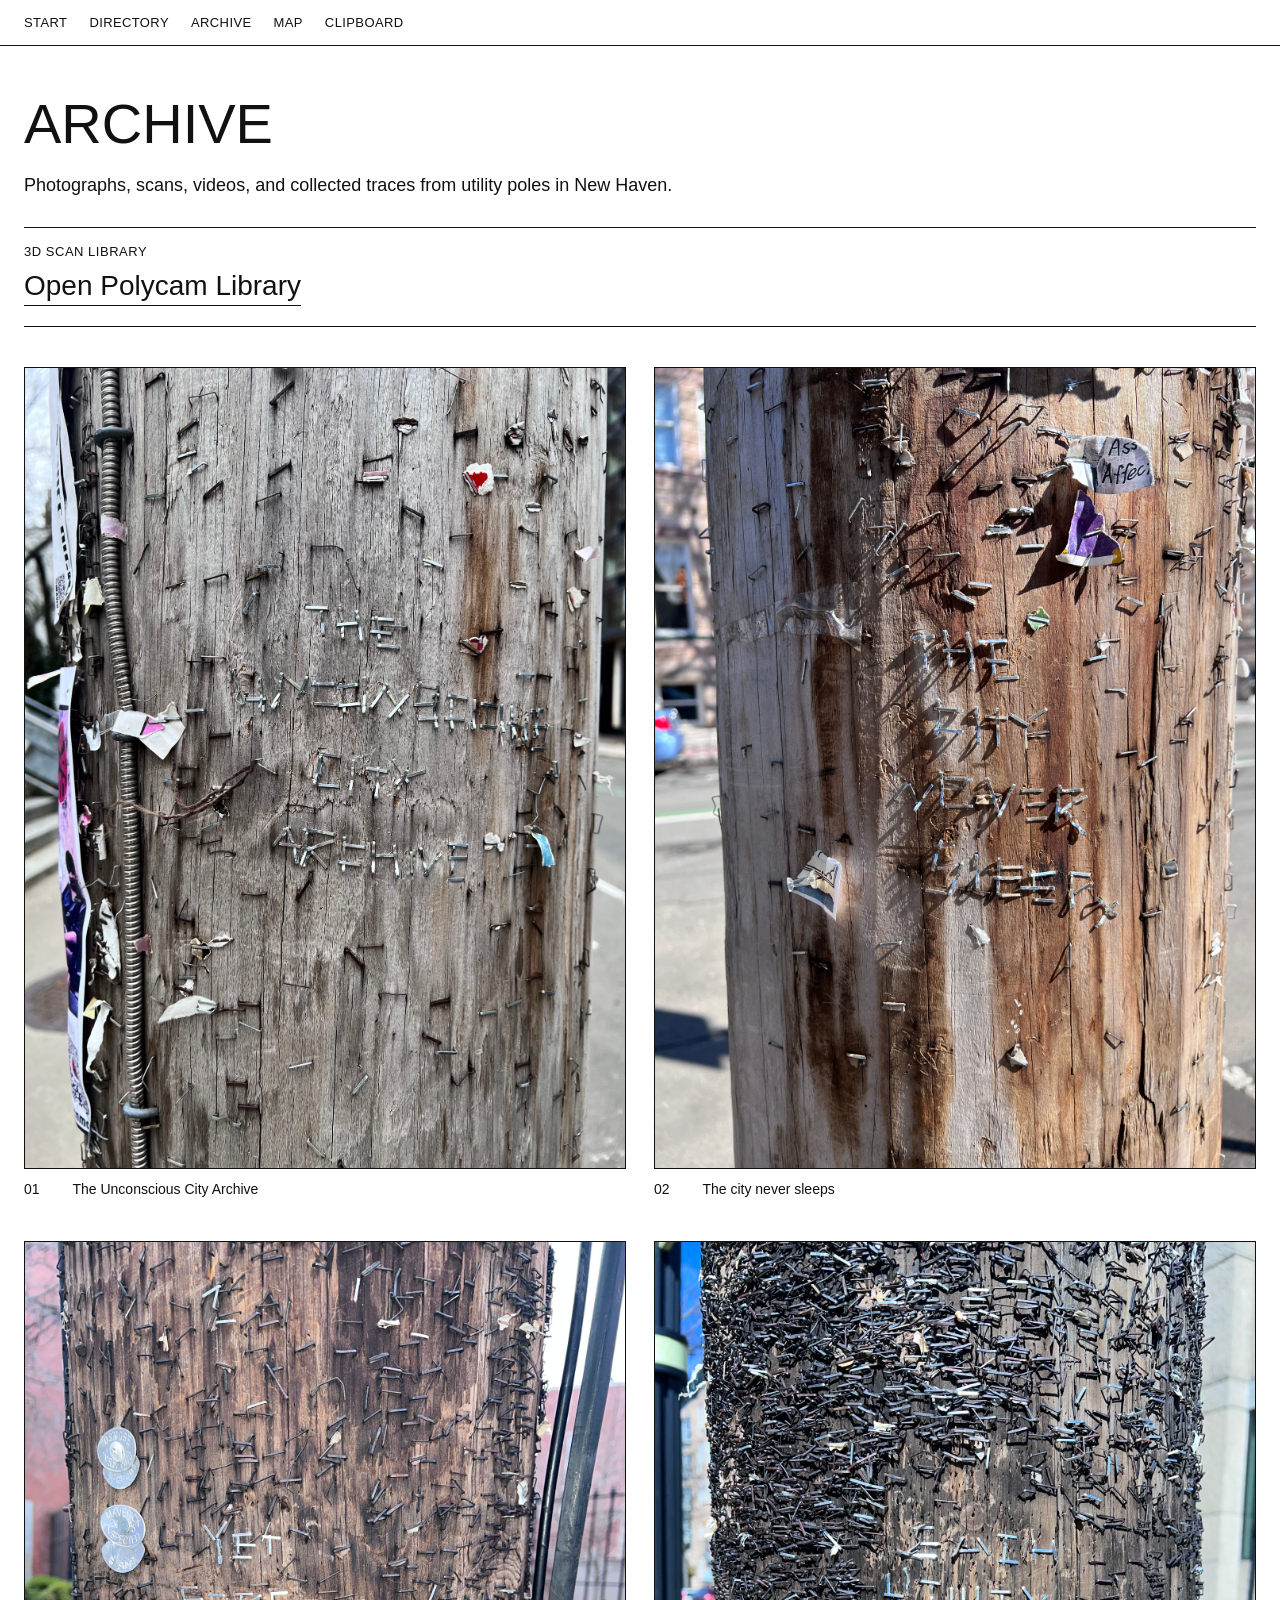
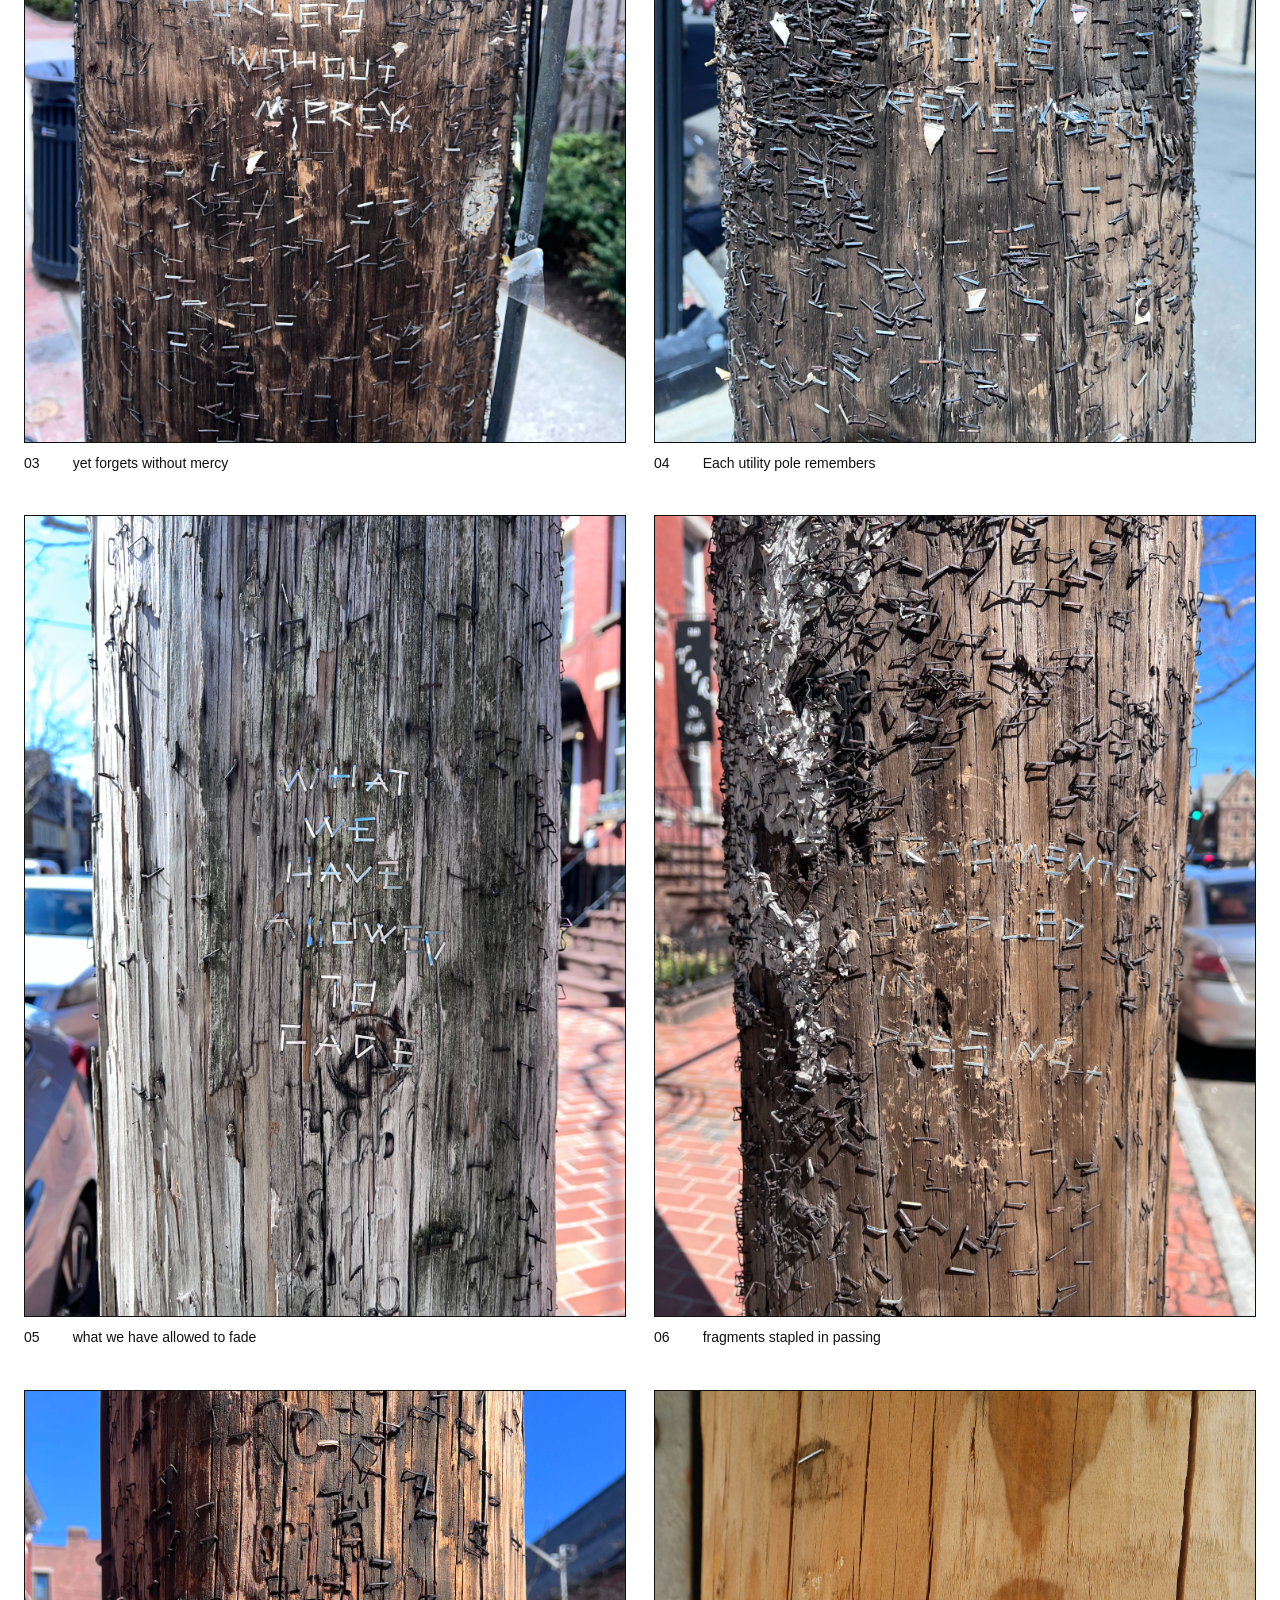
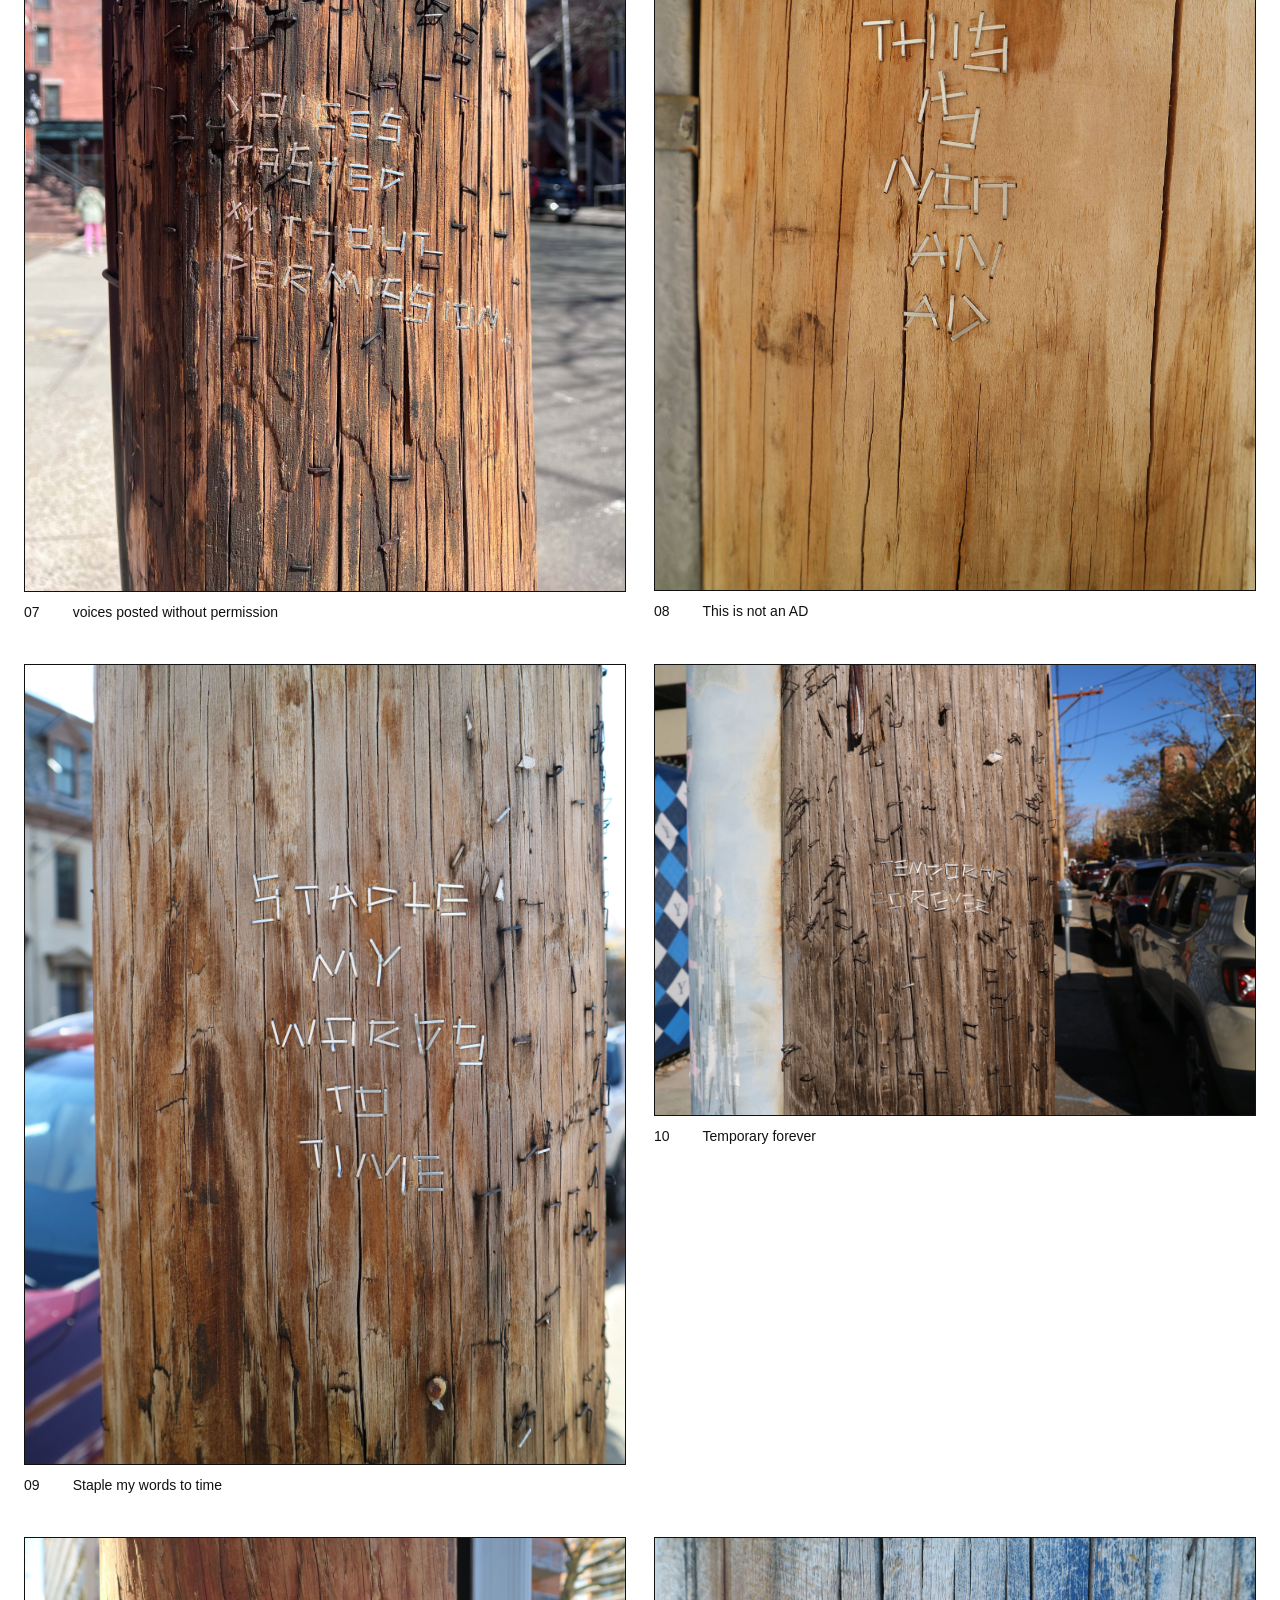
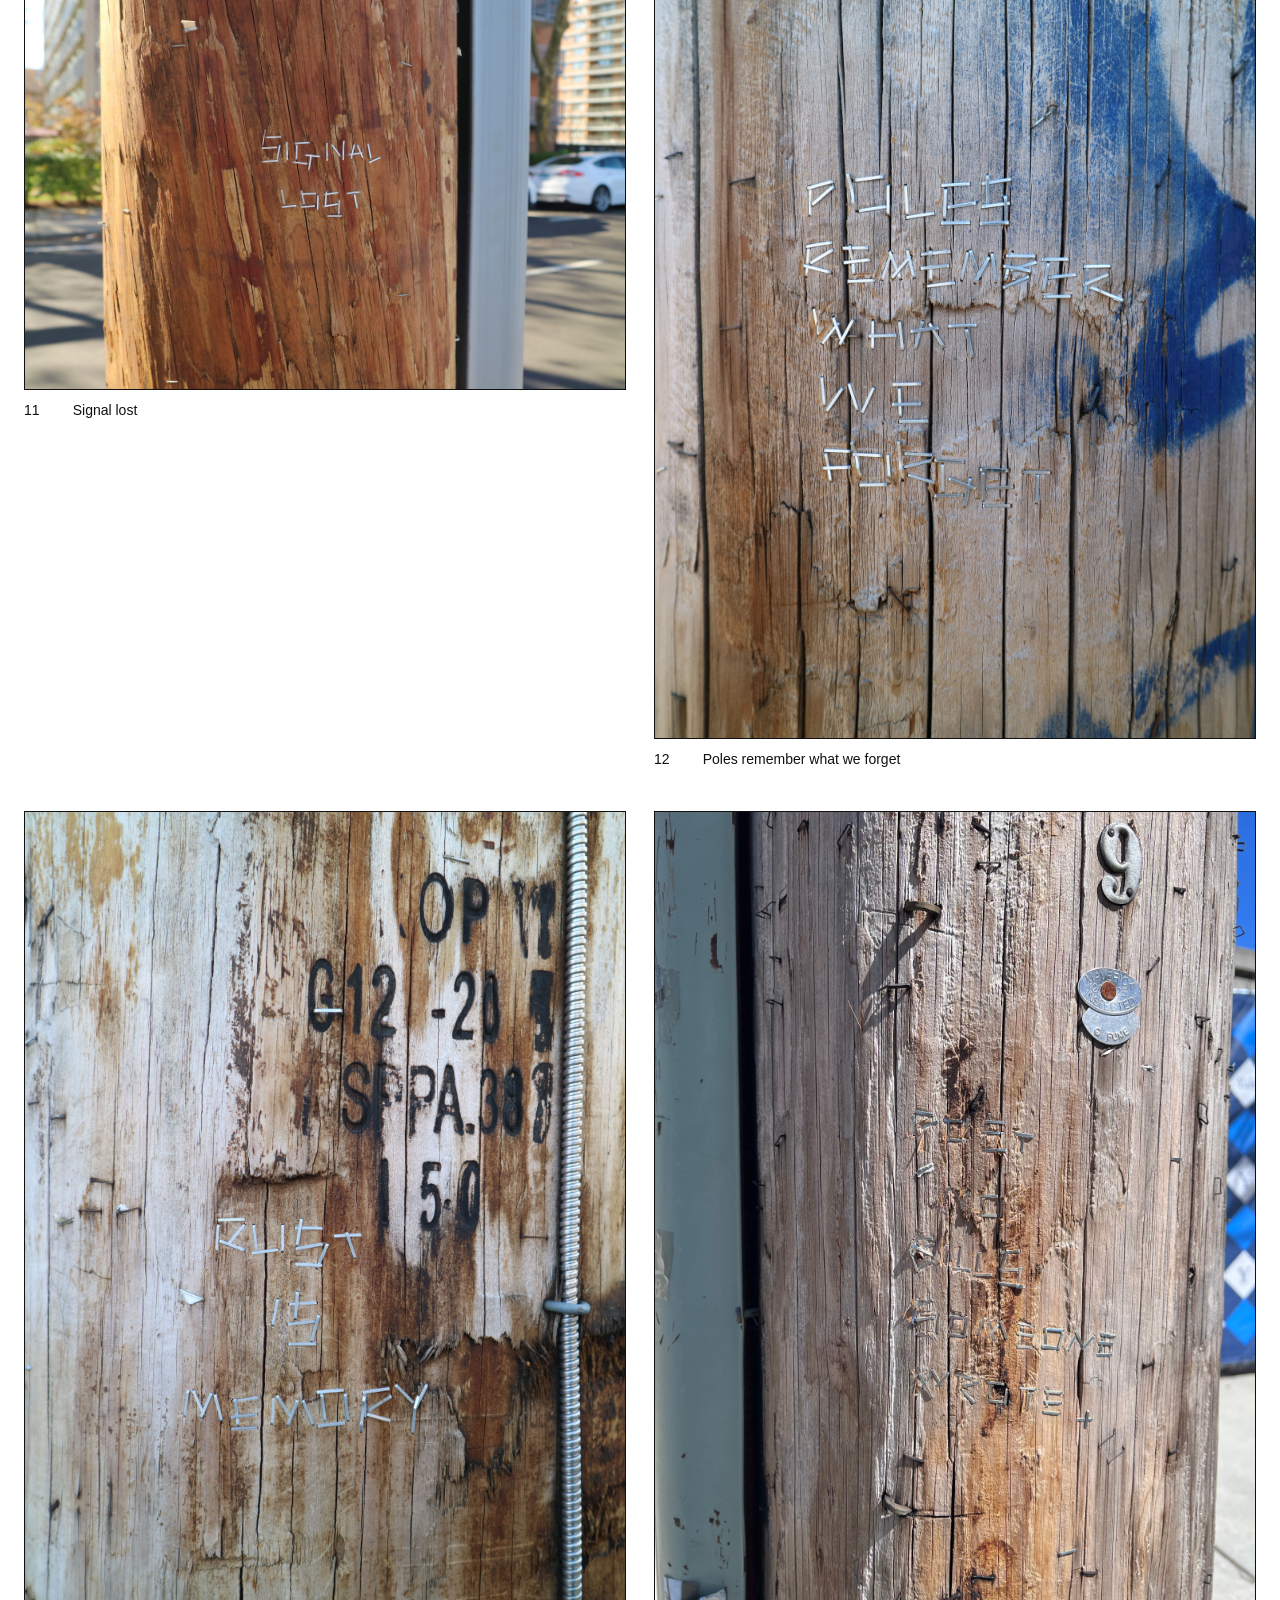
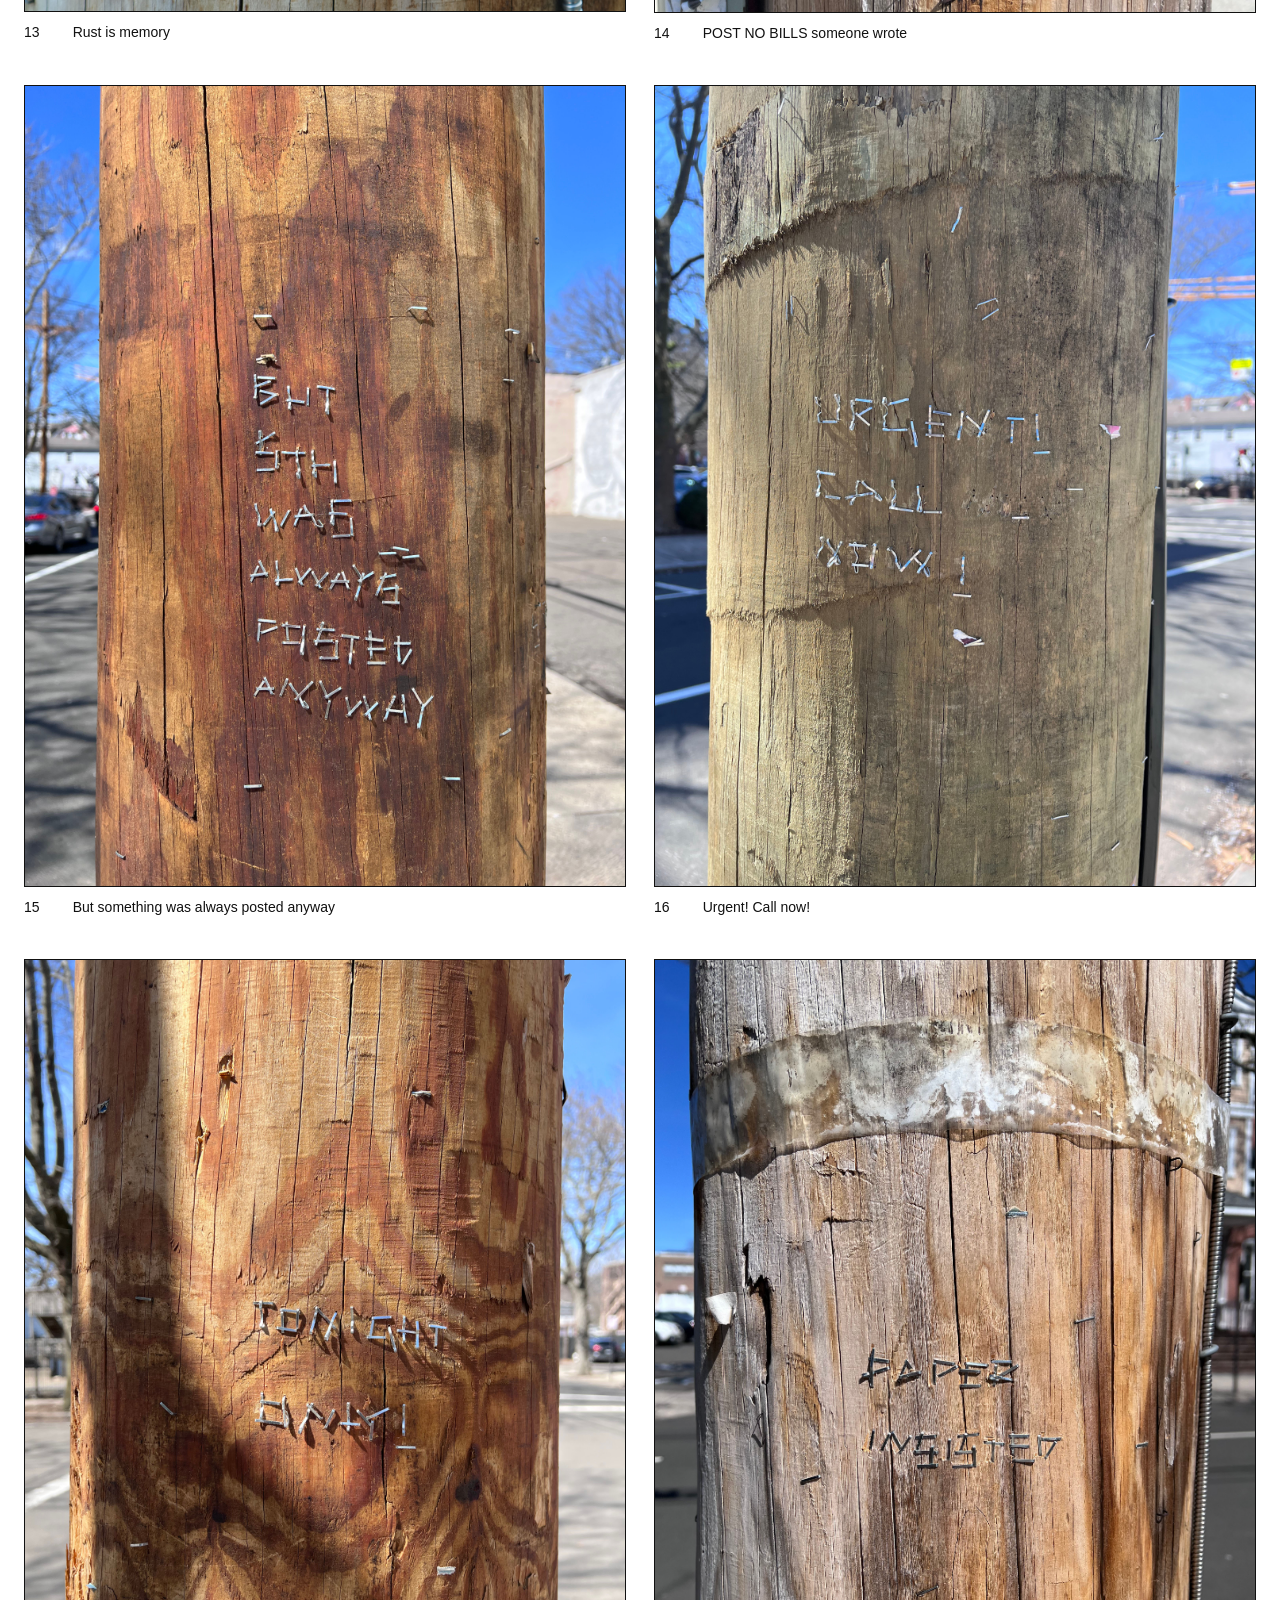
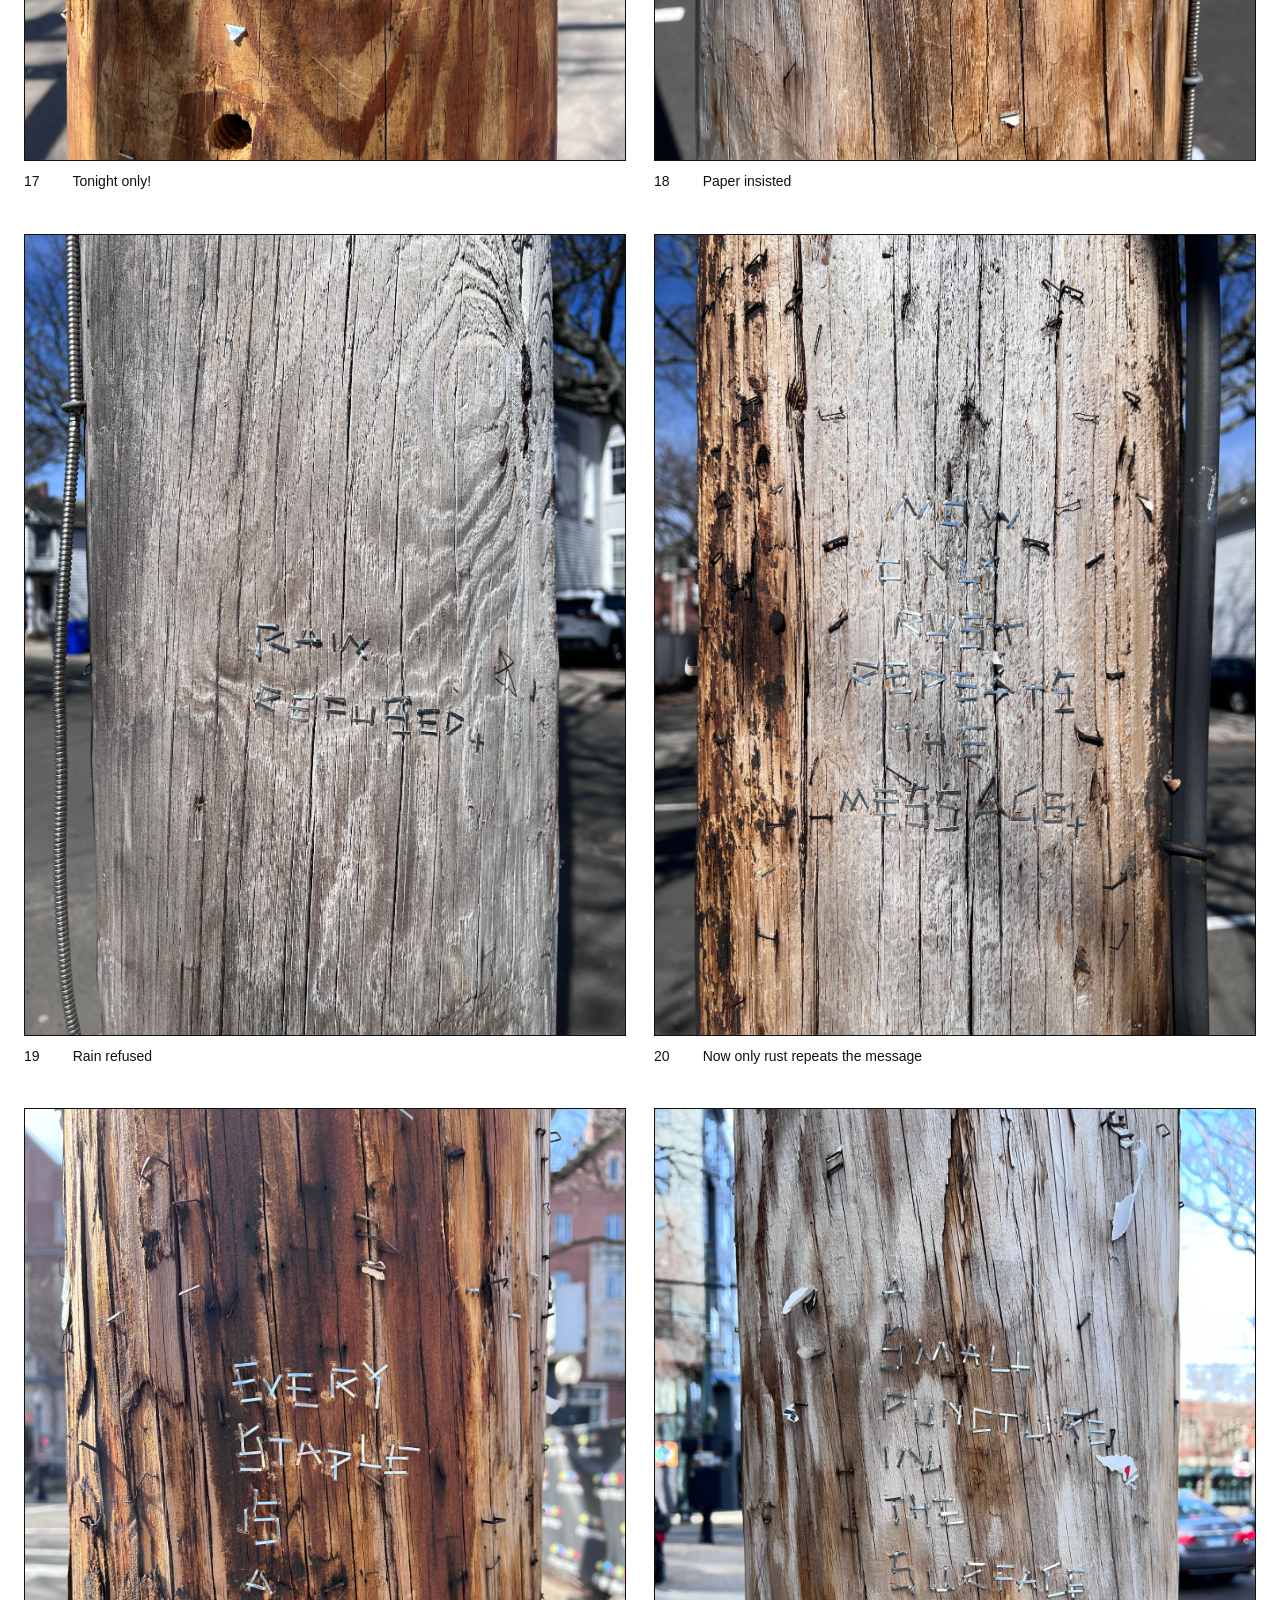
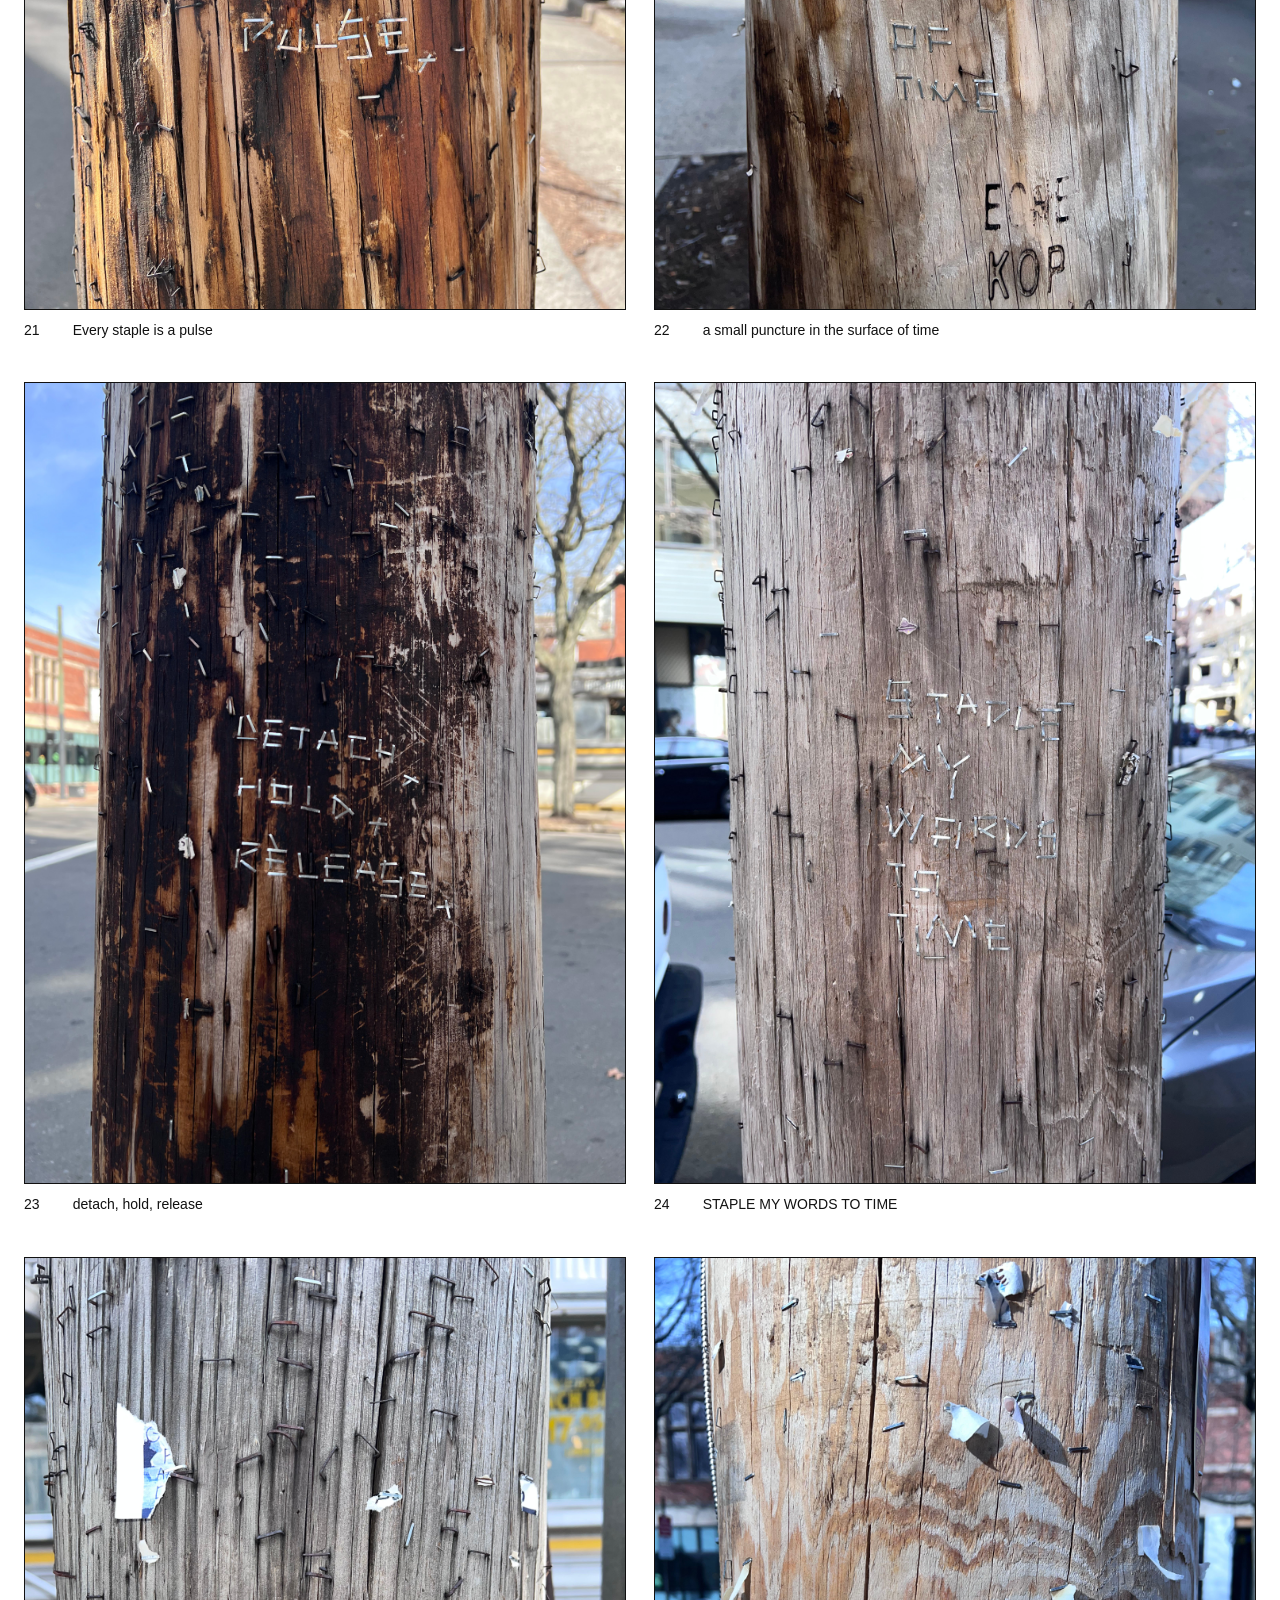
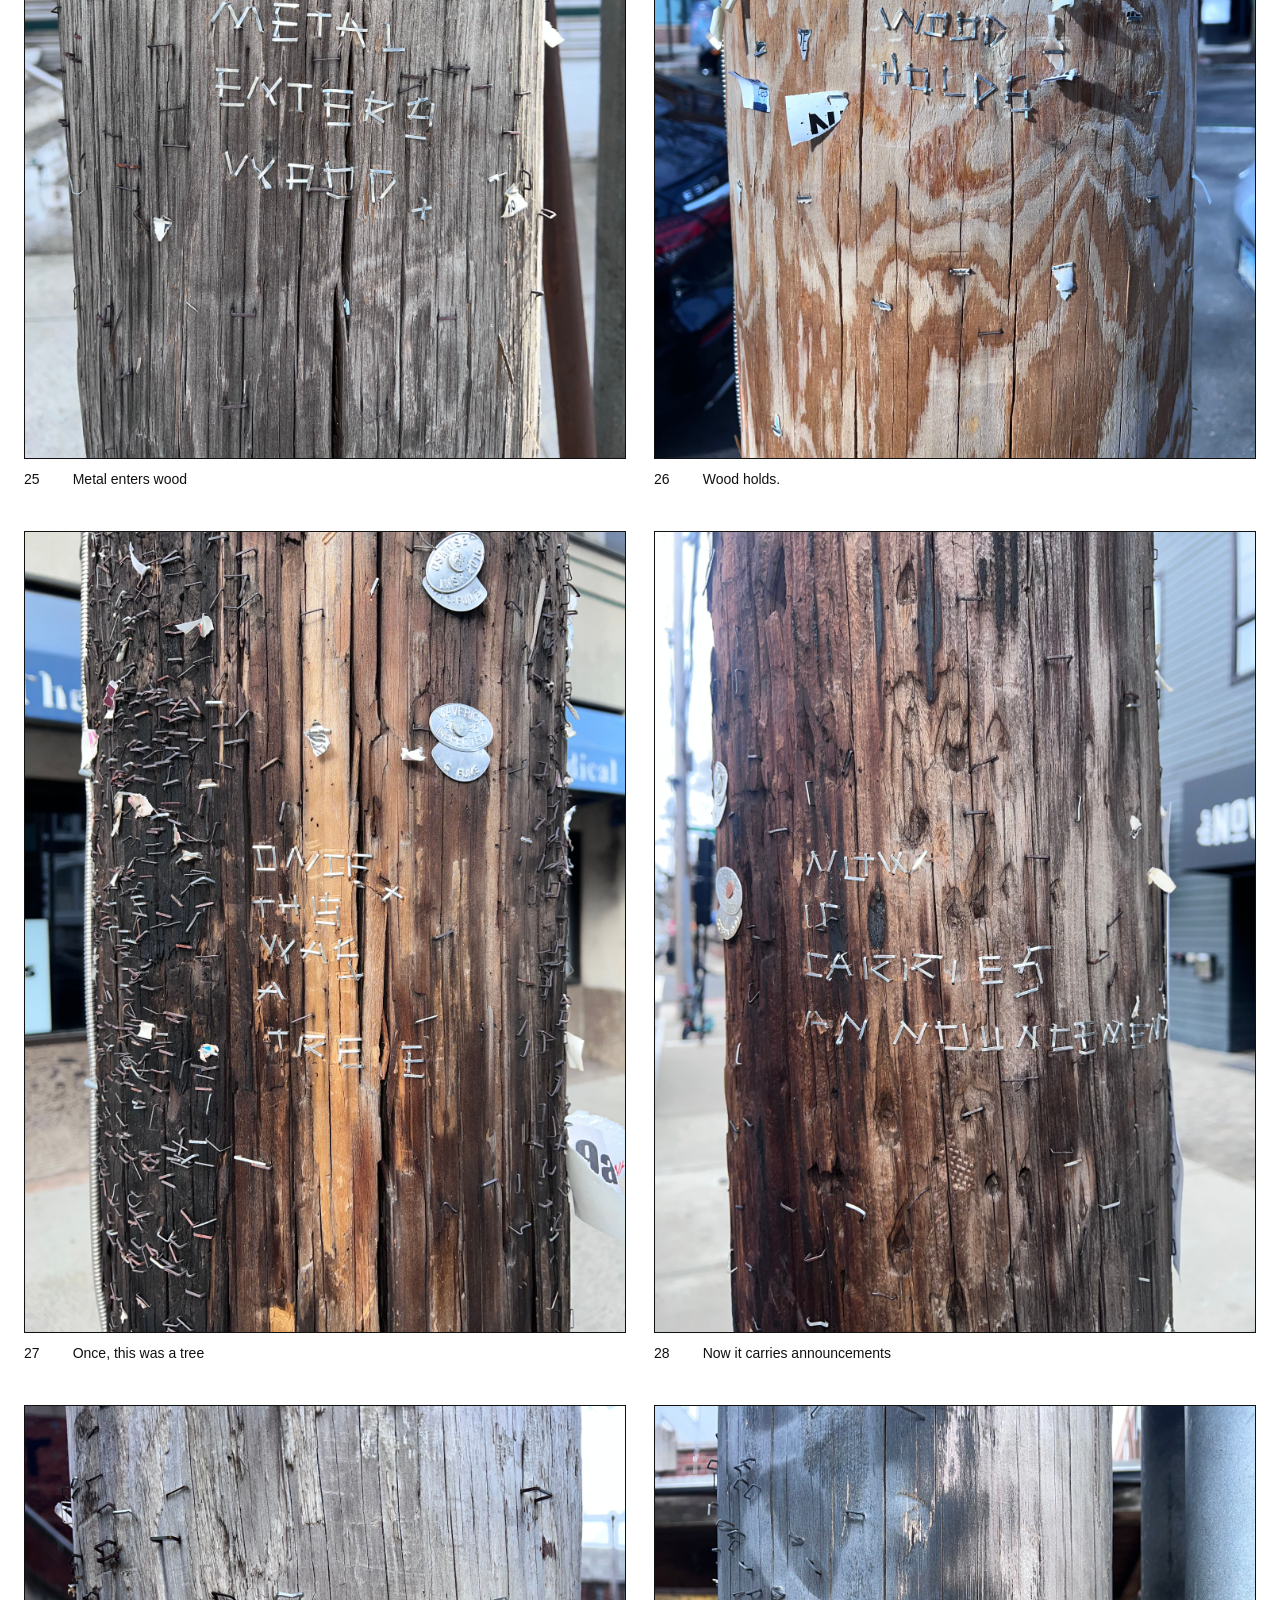
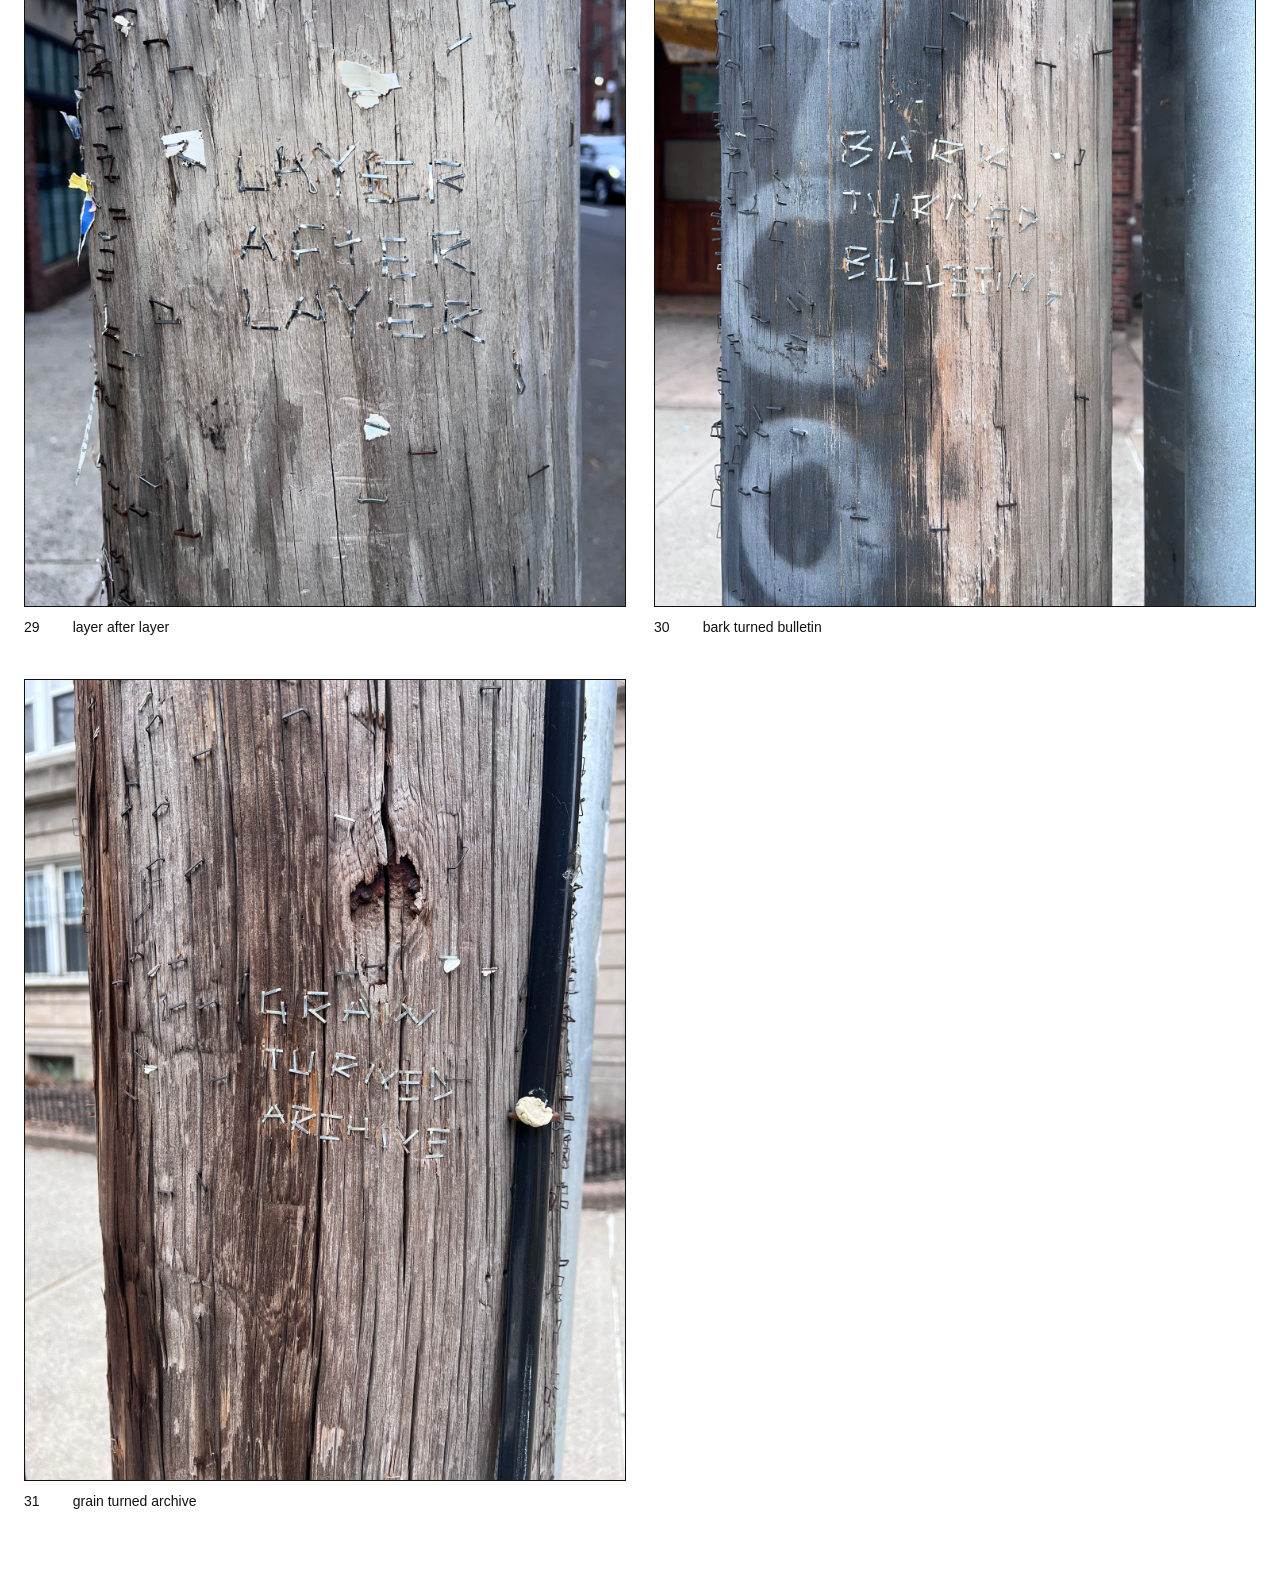
<file: archive.html>
<!DOCTYPE html>
<html lang="en">
<head>
  <meta charset="UTF-8" />
  <meta name="viewport" content="width=device-width, initial-scale=1.0" />
  <title>ARCHIVE — Staple Web</title>
  <link rel="stylesheet" href="style.css" />
  <style>
    .archive-page {
      padding: 96px 24px 48px;
    }

    .archive-title {
      font-size: 56px;
      line-height: 1;
      margin: 0 0 20px 0;
      font-weight: 400;
    }

    .archive-intro {
      max-width: 980px;
      font-size: 18px;
      line-height: 1.5;
      margin: 0 0 28px 0;
    }

    .archive-link-block {
      margin: 0 0 40px 0;
      padding: 16px 0 20px 0;
      border-top: 1px solid #111;
      border-bottom: 1px solid #111;
    }

    .archive-link-label {
      margin: 0 0 10px 0;
      font-size: 13px;
      text-transform: uppercase;
      letter-spacing: 0.04em;
    }

    .archive-link {
      display: inline-block;
      font-size: 28px;
      line-height: 1.2;
      text-decoration: none;
      border-bottom: 1px solid #111;
      padding-bottom: 2px;
    }

    .archive-link:hover {
      opacity: 0.6;
    }

    .archive-grid {
      display: grid;
      grid-template-columns: repeat(2, 1fr);
      gap: 28px 28px;
    }

    .archive-item {
      display: block;
    }

    .archive-item img {
      width: 100%;
      height: auto;
      display: block;
      border: 1px solid #111;
    }

    .archive-caption {
      font-size: 14px;
      line-height: 1.45;
      margin-top: 10px;
    }

    .archive-number {
      display: inline-block;
      min-width: 3.2em;
    }

    @media (max-width: 900px) {
      .archive-page {
        padding: 84px 16px 36px;
      }

      .archive-title {
        font-size: 36px;
      }

      .archive-intro {
        font-size: 16px;
      }

      .archive-link {
        font-size: 22px;
      }

      .archive-grid {
        grid-template-columns: 1fr;
        gap: 22px;
      }
    }
  </style>
</head>
<body>

  <nav class="nav">
    <a href="index.html">START</a>
    <a href="directory.html">DIRECTORY</a>
    <a href="archive.html">ARCHIVE</a>
    <a href="map.html">MAP</a>
    <a href="clipboard.html">CLIPBOARD</a>
  </nav>

  <main class="archive-page">
    <h1 class="archive-title">ARCHIVE</h1>

    <p class="archive-intro">
      Photographs, scans, videos, and collected traces from utility poles in New Haven.
    </p>

    <div class="archive-link-block">
      <p class="archive-link-label">3D Scan Library</p>
      <a
        class="archive-link"
        href="https://poly.cam/library"
        target="_blank"
        rel="noopener noreferrer"
      >
        Open Polycam Library
      </a>
    </div>

    <section class="archive-grid">

      <div class="archive-item">
        <img src="assets/images/01.jpg" alt="Archive image 01">
        <p class="archive-caption"><span class="archive-number">01</span> The Unconscious City Archive</p>
      </div>

      <div class="archive-item">
        <img src="assets/images/02.jpg" alt="Archive image 02">
        <p class="archive-caption"><span class="archive-number">02</span> The city never sleeps</p>
      </div>

      <div class="archive-item">
        <img src="assets/images/03.jpg" alt="Archive image 03">
        <p class="archive-caption"><span class="archive-number">03</span> yet forgets without mercy</p>
      </div>

      <div class="archive-item">
        <img src="assets/images/04.jpg" alt="Archive image 04">
        <p class="archive-caption"><span class="archive-number">04</span> Each utility pole remembers</p>
      </div>

      <div class="archive-item">
        <img src="assets/images/05.jpg" alt="Archive image 05">
        <p class="archive-caption"><span class="archive-number">05</span> what we have allowed to fade</p>
      </div>

      <div class="archive-item">
        <img src="assets/images/06.jpg" alt="Archive image 06">
        <p class="archive-caption"><span class="archive-number">06</span> fragments stapled in passing</p>
      </div>

      <div class="archive-item">
        <img src="assets/images/07.jpg" alt="Archive image 07">
        <p class="archive-caption"><span class="archive-number">07</span> voices posted without permission</p>
      </div>

      <div class="archive-item">
        <img src="assets/images/08.jpg" alt="Archive image 08">
        <p class="archive-caption"><span class="archive-number">08</span> This is not an AD</p>
      </div>

      <div class="archive-item">
        <img src="assets/images/09.jpg" alt="Archive image 09">
        <p class="archive-caption"><span class="archive-number">09</span> Staple my words to time</p>
      </div>

      <div class="archive-item">
        <img src="assets/images/10.jpg" alt="Archive image 10">
        <p class="archive-caption"><span class="archive-number">10</span> Temporary forever</p>
      </div>

      <div class="archive-item">
        <img src="assets/images/11.jpg" alt="Archive image 11">
        <p class="archive-caption"><span class="archive-number">11</span> Signal lost</p>
      </div>

      <div class="archive-item">
        <img src="assets/images/12.jpg" alt="Archive image 12">
        <p class="archive-caption"><span class="archive-number">12</span> Poles remember what we forget</p>
      </div>

      <div class="archive-item">
        <img src="assets/images/13.jpg" alt="Archive image 13">
        <p class="archive-caption"><span class="archive-number">13</span> Rust is memory</p>
      </div>

      <div class="archive-item">
        <img src="assets/images/14.jpg" alt="Archive image 14">
        <p class="archive-caption"><span class="archive-number">14</span> POST NO BILLS someone wrote</p>
      </div>

      <div class="archive-item">
        <img src="assets/images/15.jpg" alt="Archive image 15">
        <p class="archive-caption"><span class="archive-number">15</span> But something was always posted anyway</p>
      </div>

      <div class="archive-item">
        <img src="assets/images/16.jpg" alt="Archive image 16">
        <p class="archive-caption"><span class="archive-number">16</span> Urgent! Call now!</p>
      </div>

      <div class="archive-item">
        <img src="assets/images/17.jpg" alt="Archive image 17">
        <p class="archive-caption"><span class="archive-number">17</span> Tonight only!</p>
      </div>

      <div class="archive-item">
        <img src="assets/images/18.jpg" alt="Archive image 18">
        <p class="archive-caption"><span class="archive-number">18</span> Paper insisted</p>
      </div>

      <div class="archive-item">
        <img src="assets/images/19.jpg" alt="Archive image 19">
        <p class="archive-caption"><span class="archive-number">19</span> Rain refused</p>
      </div>

      <div class="archive-item">
        <img src="assets/images/20.jpg" alt="Archive image 20">
        <p class="archive-caption"><span class="archive-number">20</span> Now only rust repeats the message</p>
      </div>

      <div class="archive-item">
        <img src="assets/images/21.jpg" alt="Archive image 21">
        <p class="archive-caption"><span class="archive-number">21</span> Every staple is a pulse</p>
      </div>

      <div class="archive-item">
        <img src="assets/images/22.jpg" alt="Archive image 22">
        <p class="archive-caption"><span class="archive-number">22</span> a small puncture in the surface of time</p>
      </div>

      <div class="archive-item">
        <img src="assets/images/23.jpg" alt="Archive image 23">
        <p class="archive-caption"><span class="archive-number">23</span> detach, hold, release</p>
      </div>

      <div class="archive-item">
        <img src="assets/images/24.jpg" alt="Archive image 24">
        <p class="archive-caption"><span class="archive-number">24</span> STAPLE MY WORDS TO TIME</p>
      </div>

      <div class="archive-item">
        <img src="assets/images/25.jpg" alt="Archive image 25">
        <p class="archive-caption"><span class="archive-number">25</span> Metal enters wood</p>
      </div>

      <div class="archive-item">
        <img src="assets/images/26.jpg" alt="Archive image 26">
        <p class="archive-caption"><span class="archive-number">26</span> Wood holds.</p>
      </div>

      <div class="archive-item">
        <img src="assets/images/27.jpg" alt="Archive image 27">
        <p class="archive-caption"><span class="archive-number">27</span> Once, this was a tree</p>
      </div>

      <div class="archive-item">
        <img src="assets/images/28.jpg" alt="Archive image 28">
        <p class="archive-caption"><span class="archive-number">28</span> Now it carries announcements</p>
      </div>

      <div class="archive-item">
        <img src="assets/images/29.jpg" alt="Archive image 29">
        <p class="archive-caption"><span class="archive-number">29</span> layer after layer</p>
      </div>

      <div class="archive-item">
        <img src="assets/images/30.jpg" alt="Archive image 30">
        <p class="archive-caption"><span class="archive-number">30</span> bark turned bulletin</p>
      </div>

      <div class="archive-item">
        <img src="assets/images/31.jpg" alt="Archive image 31">
        <p class="archive-caption"><span class="archive-number">31</span> grain turned archive</p>
      </div>

    </section>
  </main>

</body>
</html>
</file>
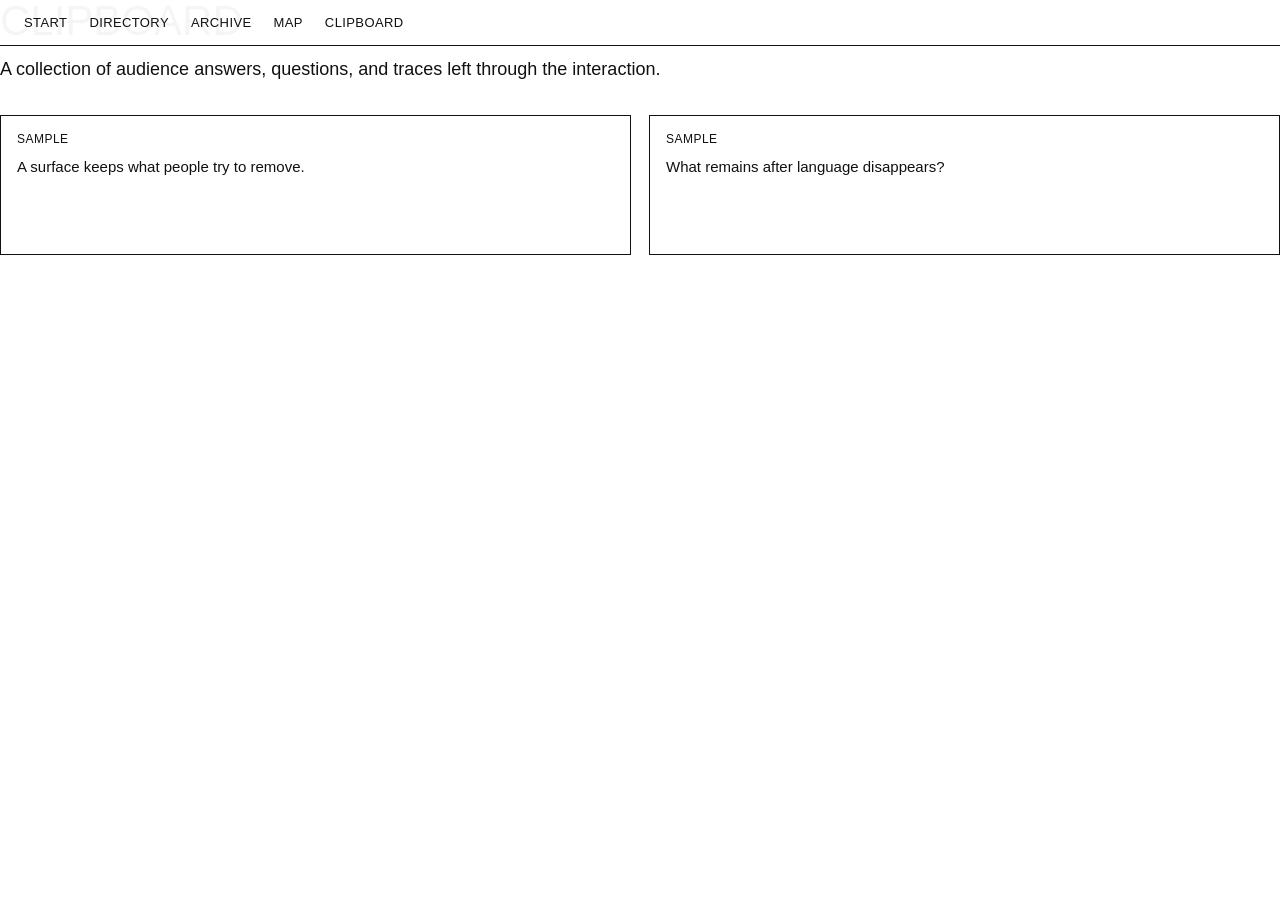
<file: clipboard.html>
<!DOCTYPE html>
<html lang="en">
<head>
  <meta charset="UTF-8" />
  <meta name="viewport" content="width=device-width, initial-scale=1.0" />
  <title>Clipboard — Staple Web</title>
  <link rel="stylesheet" href="style.css" />
</head>
<body>

  <nav class="nav">
    <a href="index.html">START</a>
    <a href="directory.html">DIRECTORY</a>
    <a href="archive.html">ARCHIVE</a>
    <a href="map.html">MAP</a>
    <a href="clipboard.html">CLIPBOARD</a>
  </nav>

  <main class="page">
    <h1 class="page-title">CLIPBOARD</h1>
    <p class="page-intro">
      A collection of audience answers, questions, and traces left through the interaction.
    </p>

    <section class="clipboard-list" id="clipboardList">
      <div class="clip-note">
        <div class="meta">Sample</div>
        <div class="note">A surface keeps what people try to remove.</div>
      </div>

      <div class="clip-note">
        <div class="meta">Sample</div>
        <div class="note">What remains after language disappears?</div>
      </div>
    </section>
  </main>

  <script>
    window.addEventListener('load', () => {
      const list = document.getElementById('clipboardList');
      const savedAnswers = JSON.parse(localStorage.getItem('clipboardAnswers') || '[]');

      savedAnswers.forEach((item) => {
        const block = document.createElement('div');
        block.className = 'clip-note';
        block.innerHTML = `
          <div class="meta">Audience Trace</div>
          <div class="note">${item}</div>
        `;
        list.appendChild(block);
      });
    });
  </script>

</body>
</html>
</file>
<file: style.css>
* {
  box-sizing: border-box;
}

html, body {
  margin: 0;
  padding: 0;
  background: #ffffff;
  color: #111111;
  font-family: Arial, Helvetica, sans-serif;
}

body {
  min-height: 100vh;
}

a {
  color: inherit;
  text-decoration: none;
}

img {
  max-width: 100%;
  display: block;
}

.nav {
  position: fixed;
  top: 0;
  left: 0;
  width: 100%;
  display: flex;
  gap: 22px;
  padding: 16px 24px;
  background: rgba(255, 255, 255, 0.96);
  border-bottom: 1px solid #111;
  z-index: 1000;
}

.nav a {
  font-size: 13px;
  letter-spacing: 0.03em;
  text-transform: uppercase;
  line-height: 1;
}

.nav a:hover {
  text-decoration: underline;
}

.page {
  min-height: 100vh;
}

.page-stage {
  padding-top: 68px;
}

.page-standard {
  padding: 96px 24px 48px;
}

.page-title {
  font-size: 42px;
  font-weight: 400;
  margin: 0 0 14px 0;
  line-height: 1;
}

.page-intro {
  max-width: 760px;
  font-size: 18px;
  line-height: 1.5;
  margin: 0 0 32px 0;
}

.section {
  margin-top: 28px;
}

.two-col {
  display: grid;
  grid-template-columns: 1fr 1fr;
  gap: 24px;
}

.grid-2 {
  display: grid;
  grid-template-columns: 1fr 1fr;
  gap: 20px;
}

.grid-3 {
  display: grid;
  grid-template-columns: repeat(3, 1fr);
  gap: 20px;
}

.card {
  border: 1px solid #111;
  padding: 16px;
  min-height: 120px;
}

.meta {
  font-size: 12px;
  text-transform: uppercase;
  letter-spacing: 0.04em;
  margin-bottom: 10px;
}

.note {
  font-size: 15px;
  line-height: 1.5;
}

.full-center {
  min-height: 100vh;
  display: flex;
  align-items: center;
  justify-content: center;
  padding: 100px 24px 40px;
  text-align: center;
}

.transition-text {
  max-width: 900px;
  font-size: 30px;
  line-height: 1.4;
  margin: 0 auto;
}

.enter-link {
  display: inline-block;
  margin-top: 28px;
  border: 1px solid #111;
  padding: 10px 16px;
  font-size: 13px;
  text-transform: uppercase;
}

.enter-link:hover {
  background: #111;
  color: #fff;
}

#sketch-holder {
  width: 100%;
  height: calc(100vh - 68px);
  min-height: calc(100vh - 68px);
  position: relative;
  overflow: visible;
  background: #fff;
}

/* p5 生成的 input / button */
#sketch-holder input,
#sketch-holder button {
  position: absolute;
  z-index: 20;
  font-family: Arial, Helvetica, sans-serif;
  font-size: 14px;
  border: 1px solid #111;
  background: #fff;
  color: #111;
  border-radius: 0;
  box-shadow: none;
}

#sketch-holder input {
  padding: 8px 12px;
  height: 38px;
  outline: none;
}

#sketch-holder input::placeholder {
  color: rgba(0, 0, 0, 0.32);
}

#sketch-holder button {
  padding: 8px 14px;
  height: 38px;
  cursor: pointer;
}

#sketch-holder button:hover {
  background: #111;
  color: #fff;
}

.index-pole-wrap {
  display: flex;
  justify-content: center;
  align-items: flex-start;
  min-height: 75vh;
  padding: 20px 24px 60px;
}

.index-pole {
  width: 280px;
  min-height: 900px;
  border: 1px solid #111;
  padding: 30px 20px;
  display: flex;
  flex-direction: column;
  gap: 28px;
  align-items: center;
}

.poem-link {
  font-size: 22px;
  line-height: 1.3;
  text-align: center;
  cursor: pointer;
}

.poem-link:hover {
  text-decoration: underline;
}

.background-poems {
  position: fixed;
  inset: 0;
  pointer-events: none;
  z-index: 0;
  overflow: hidden;
}

.bg-poem {
  position: absolute;
  font-size: 22px;
  opacity: 0.08;
  white-space: nowrap;
}

.content-layer {
  position: relative;
  z-index: 2;
}

.archive-item img {
  border: 1px solid #111;
}

.archive-caption {
  font-size: 13px;
  margin-top: 8px;
  line-height: 1.4;
}

.clipboard-list {
  display: grid;
  grid-template-columns: repeat(2, 1fr);
  gap: 18px;
}

.clip-note {
  border: 1px solid #111;
  padding: 16px;
  min-height: 140px;
}

.map-box {
  border: 1px solid #111;
  min-height: 70vh;
  display: flex;
  align-items: center;
  justify-content: center;
  font-size: 18px;
  padding: 24px;
  text-align: center;
}

.small {
  font-size: 13px;
  line-height: 1.5;
}

@media (max-width: 900px) {
  .two-col,
  .grid-2,
  .grid-3,
  .clipboard-list {
    grid-template-columns: 1fr;
  }

  .transition-text {
    font-size: 24px;
    max-width: 92vw;
  }

  .index-pole {
    width: 86vw;
    min-height: auto;
  }

  .nav {
    gap: 14px;
    padding: 14px 16px;
    overflow-x: auto;
    white-space: nowrap;
  }

  .page-stage {
    padding-top: 60px;
  }

  #sketch-holder {
    height: calc(100vh - 60px);
    min-height: calc(100vh - 60px);
  }

  .page-standard {
    padding: 84px 16px 36px;
  }

  .page-title {
    font-size: 32px;
  }

  .page-intro {
    font-size: 16px;
  }
}
</file>
